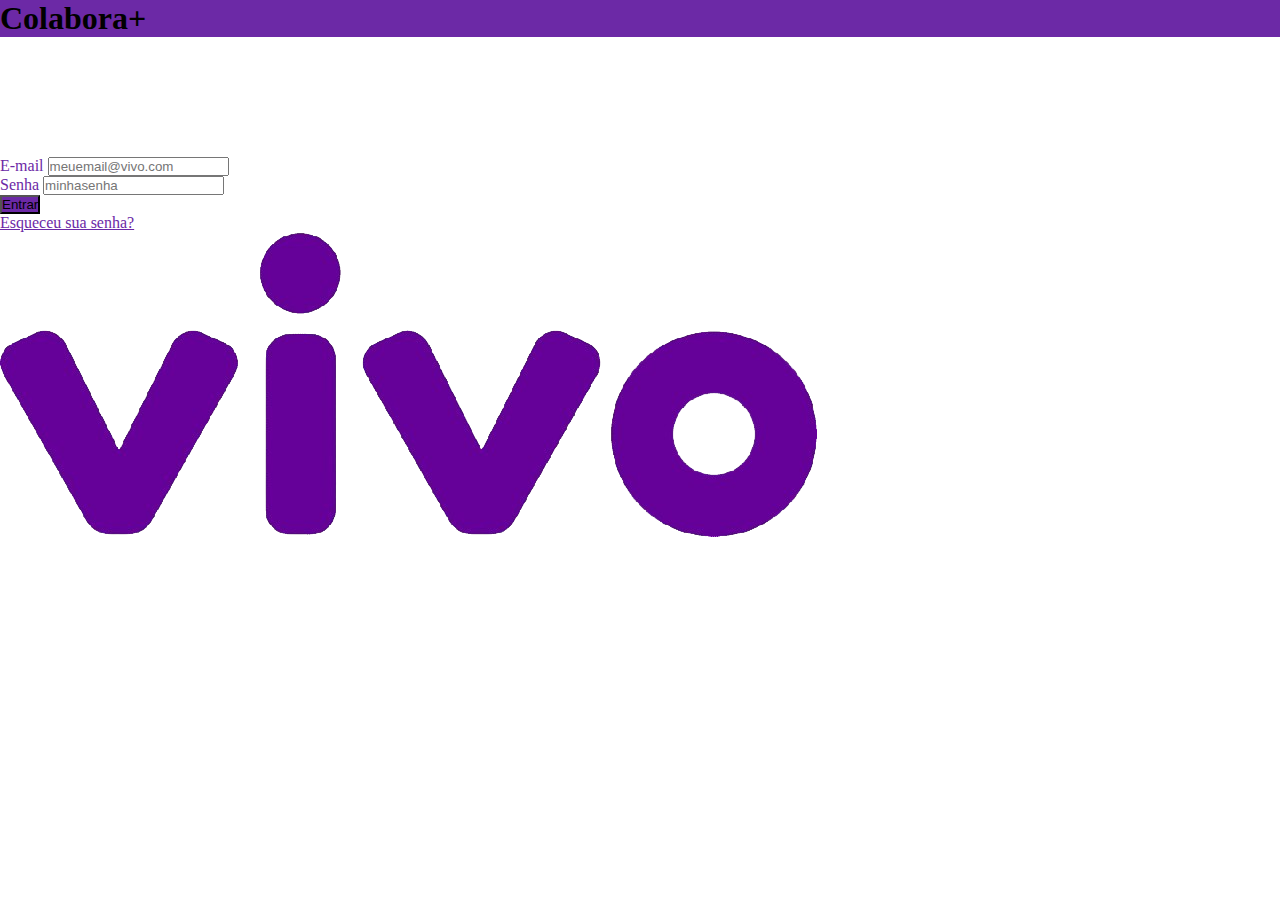
<file: front/index.html>
<!DOCTYPE html>
<html lang="pt-BR">
  <head>
    <meta charset="UTF-8" />
    <meta name="viewport" content="width=device-width, initial-scale=1.0" />
    <title>Colabora Mais</title>

    <!--google fonts-->
    <link rel="preconnect" href="https://fonts.googleapis.com" />
    <link rel="preconnect" href="https://fonts.gstatic.com" crossorigin />
    <link
      href="https://fonts.googleapis.com/css2?family=Lora:ital,wght@0,400..700;1,400..700&display=swap"
      rel="stylesheet"
    />

    <!--chamada para os icones-->
    <link
      rel="stylesheet"
      href="https://cdnjs.cloudflare.com/ajax/libs/font-awesome/6.5.2/css/all.min.css"
      integrity="sha512-SnH5WK+bZxgPHs44uWIX+LLJAJ9/2PkPKZ5QiAj6Ta86w+fsb2TkcmfRyVX3pBnMFcV7oQPJkl9QevSCWr3W6A=="
      crossorigin="anonymous"
      referrerpolicy="no-referrer"
    />

    <!--chamada para o bootstrap-->
    <link
      href="https://cdn.jsdelivr.net/npm/bootstrap@5.2.3/dist/css/bootstrap.min.css"
      rel="stylesheet"
      integrity="sha384-rbsA2VBKQhggwzxH7pPCaAqO46MgnOM80zW1RWuH61DGLwZJEdK2Kadq2F9CUG65"
      crossorigin="anonymous"
    />
    <link rel="stylesheet" href="./css/styles.css" />

    <!--adicionar icone do bonequinho vivo-->
    <link rel="icon" type="image/png" href="./images/boneco-vivo.png">
  </head>
  <body>

    <!--introdução-->
    <div class="container-fluid p-1 min-60vh color-purple text-center">
      <div class="col-12">
        <h1 class="p-3 text-light">Colabora+</h1>
      </div>
    </div>

    <!--form login-->
    <div class="container login col-lg-3">
      <form id="loginForm">
        <div class="mb-3">
          <label for="email" class="form-label fw-bold text-purple"
            >E-mail</label
          >
          <input
            type="email"
            class="form-control bg-light p-2"
            id="email"
            placeholder="meuemail@vivo.com"
          />
        </div>

        <div class="mb-4">
          <label for="senha" class="form-label fw-bold text-purple"
            >Senha</label
          >
          <input
            type="password"
            class="form-control bg-light p-2"
            id="senha"
            placeholder="minhasenha"
          />
        </div>

        <div class="d-grid">
          <button type="submit" class="btn btn-purple text-light p-2">Entrar</button>
        </div>

        <div class="text-center mt-3">
          <a href="#" class="text-decoration-none text-purple"
            >Esqueceu sua senha?</a
          >
        </div>
      </form>
    </div>

<div
          class=" container d-flex gap-4 col-lg-1 col-4 justify-content-center align-items-center my-1"
        >
          <img
            src="./images/logovivo-removebg-preview.png"
            class="img-fluid w-20 mt-5"
            alt="logo next"
          />

          <script src="./js/script.js"></script>

  </body>
</html>
</file>
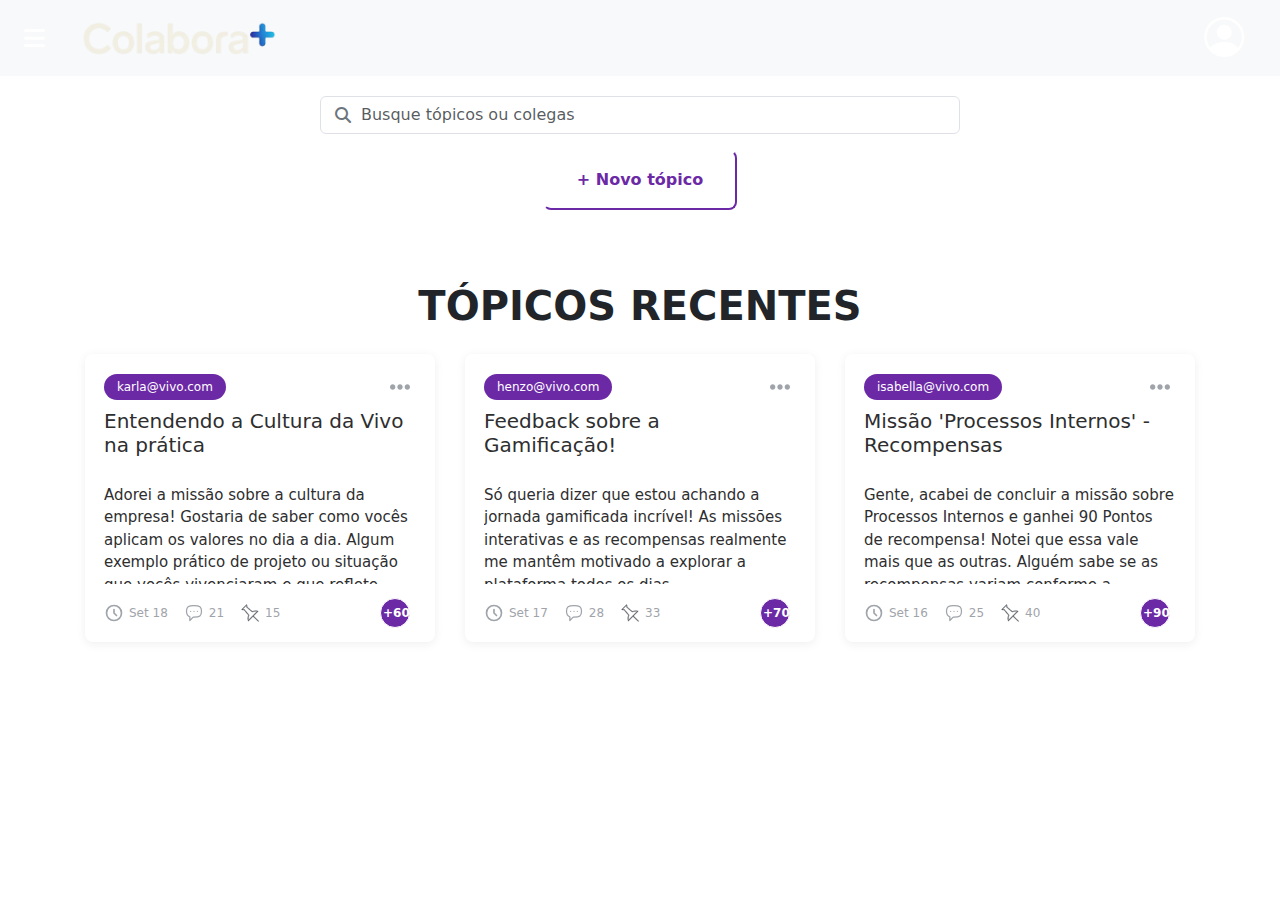
<file: front/forum.html>
<!DOCTYPE html>
<html lang="pt-BR">

<head>
    <meta charset="UTF-8">
    <meta name="viewport" content="width=device-width, initial-scale=1.0">
    <title>Fórum</title>

    <link rel="preconnect" href="https://fonts.googleapis.com" />
    <link rel="preconnect" href="https://fonts.gstatic.com" crossorigin />
    <link href="https://fonts.googleapis.com/css2?family=Lora:ital,wght@0,400..700;1,400..700&display=swap"
        rel="stylesheet" />
    <link rel="stylesheet" href="https://cdnjs.cloudflare.com/ajax/libs/font-awesome/6.5.2/css/all.min.css" />
    <link rel="stylesheet" href="https://cdn.jsdelivr.net/npm/bootstrap-icons@1.11.3/font/bootstrap-icons.min.css">
    <link href="https://cdn.jsdelivr.net/npm/bootstrap@5.2.3/dist/css/bootstrap.min.css" rel="stylesheet" />
    <link rel="stylesheet" href="./css/forum.css" />
    <link rel="icon" type="image/png" href="./images/boneco-vivo.png">
</head>

<body>
    <nav class="navbar bg-body-tertiary fixed-top color-purple">
        <div class="container-fluid">
            <div class="d-flex align-items-center">
                <button class="navbar-toggler border-0" type="button" data-bs-toggle="offcanvas"
                    data-bs-target="#offcanvasNavbar">
                    <i class="fa-solid fa-bars text-white fs-4"></i>
                </button>
                <img src="images/logobr.png" alt="" class="mx-4">
            </div>
            <div class="ms-auto">
                <a href="index.html"><i class="bi bi-person-circle fs-1 text-white pe-4"></i></a>
            </div>
            <div class="offcanvas offcanvas-start" tabindex="-1" id="offcanvasNavbar">
                <div class="offcanvas-header">
                    <h5 class="offcanvas-title fs-3">Colabora+</h5>
                    <button type="button" class="btn-close" data-bs-dismiss="offcanvas" aria-label="Close"></button>
                </div>
                <div class="offcanvas-body">
                    <ul class="navbar-nav justify-content-end flex-grow-1 pe-3 fs-5">
                        <li class="nav-item"><a class="nav-link" href="profile.html"><i class="fa-solid fa-house pe-3"></i>Perfil</a></li>
                        <li class="nav-item"><a class="nav-link" href="missoes.html"><i class="fa-solid fa-ranking-star pe-3"></i>Missões</a></li>
                        <li class="nav-item"><a class="nav-link active" href="forum.html"><i class="fa-solid fa-users-rays pe-3"></i>Fórum</a></li>
                        <li class="nav-item"><a class="nav-link" href="mentoria.html"><i class="fa-solid fa-message pe-3"></i>Mentoria</a></li>
                    </ul>
                </div>
            </div>
        </div>
    </nav>

    <main class="mt-5 pt-5">
        <div class="search">
            <div class="d-flex flex-column align-items-center">
                <form class="w-50 mb-3" role="search">
                    <div class="form-icon-container">
                        <i class="fa-solid fa-magnifying-glass form-icon"></i>
                        <input class="form-control" type="search" placeholder="Busque tópicos ou colegas"
                            aria-label="Search">
                    </div>
                </form>
                <button class="btn btn-novo-topico" id="btn-novo-topico" type="button">+ Novo tópico</button>
            </div>
        </div>

        <div class="container mt-5">
            <div class="mb-4 pt-4 text-center">
                <h1 class="text-uppercase fw-bold">Tópicos recentes</h1>
            </div>

            <div class="row g-4 justify-content-center" id="forum-container">
                <div class="col-12 col-md-6 col-lg-4 d-flex flex-column align-items-center">
                    <div class="task h-100" draggable="true" data-topic-id="1">
                        <div class="tags">
                            <span class="tag">isabella@vivo.com</span>
                        </div>
                        <h5 class="fs-5 pt-2">Missão 'Processos Internos' - Recompensas</h5>
                        <p>Gente, acabei de concluir a missão sobre Processos Internos e ganhei 90 Pontos de recompensa! Notei que essa vale mais que as outras. Alguém sabe se as recompensas variam conforme a complexidade da tarefa?</p>
                        <div class="stats">
                            <div>
                                <div><svg xmlns="http://www.w3.org/2000/svg" fill="none" viewBox="0 0 24 24"><path stroke-linecap="round" stroke-width="2" d="M12 8V12L15 15"></path><circle stroke-width="2" r="9" cy="12" cx="12"></circle></svg>Set 16</div>
                                <div data-stat="comments"><svg xmlns="http://www.w3.org/2000/svg" fill="none" viewBox="0 0 24 24"><path stroke-linejoin="round" stroke-linecap="round" stroke-width="1.5" d="M16 10H16.01M12 10H12.01M8 10H8.01M3 10C3 4.64706 5.11765 3 12 3C18.8824 3 21 4.64706 21 10C21 15.3529 18.8824 17 12 17C11.6592 17 11.3301 16.996 11.0124 16.9876L7 21V16.4939C4.0328 15.6692 3 13.7383 3 10Z"></path></svg>25</div>
                                <div><svg fill="#000000" xmlns:xlink="http://www.w3.org/1999/xlink" xmlns="http://www.w3.org/2000/svg" version="1.1" viewBox="-2.5 0 32 32"><path fill="#000000" d="M0 10.284l0.505 0.36c0.089 0.064 0.92 0.621 2.604 0.621 0.27 0 0.55-0.015 0.836-0.044 3.752 4.346 6.411 7.472 7.060 8.299-1.227 2.735-1.42 5.808-0.537 8.686l0.256 0.834 7.63-7.631 8.309 8.309 0.742-0.742-8.309-8.309 7.631-7.631-0.834-0.255c-2.829-0.868-5.986-0.672-8.686 0.537-0.825-0.648-3.942-3.3-8.28-7.044 0.11-0.669 0.23-2.183-0.575-3.441l-0.352-0.549-8.001 8.001zM1.729 10.039l6.032-6.033c0.385 1.122 0.090 2.319 0.086 2.334l-0.080 0.314 0.245 0.214c7.409 6.398 8.631 7.39 8.992 7.546l-0.002 0.006 0.195 0.058 0.185-0.087c2.257-1.079 4.903-1.378 7.343-0.836l-13.482 13.481c-0.55-2.47-0.262-5.045 0.837-7.342l0.104-0.218-0.098-0.221-0.031 0.013c-0.322-0.632-1.831-2.38-7.498-8.944l-0.185-0.215-0.282 0.038c-0.338 0.045-0.668 0.069-0.981 0.069-0.595 0-1.053-0.083-1.38-0.176z"></path></svg>40</div>
                            </div>
                            <div class="viewer">
                                <span><svg xmlns="http://www.w3.org/2000/svg" fill="none" viewBox="0 0 24 24"><path stroke-width="2" stroke="#ffffff" d="M17 8C17 10.7614 14.7614 13 12 13C9.23858 13 7 10.7614 7 8C7 5.23858 9.23858 3 12 3C14.7614 3 17 5.23858 17 8Z"></path><path stroke-linecap="round" stroke-width="2" stroke="#ffffff" d="M3 21C3.95728 17.9237 6.41998 17 12 17C17.58 17 20.0427 17.9237 21 21"></path></svg></span>
                                <span>+90</span>
                            </div>
                        </div>
                    </div>
                </div>

                </div>
        </div>
    </main>

    <div class="modal fade" id="novoTopicoModal" tabindex="-1" aria-labelledby="novoTopicoModalLabel" aria-hidden="true">
        <div class="modal-dialog modal-dialog-centered">
            <div class="modal-content">
                <div class="modal-header">
                    <h5 class="modal-title" id="novoTopicoModalLabel">Criar Novo Tópico</h5>
                    <button type="button" class="btn-close" data-bs-dismiss="modal" aria-label="Close"></button>
                </div>
                <div class="modal-body">
                    <form id="form-novo-topico">
                        <div class="mb-3">
                            <label for="topico-titulo" class="form-label">Título</label>
                            <input type="text" class="form-control" id="topico-titulo" required>
                        </div>
                        <div class="mb-3">
                            <label for="topico-conteudo" class="form-label">Conteúdo</label>
                            <textarea class="form-control" id="topico-conteudo" rows="5" required></textarea>
                        </div>
                    </form>
                </div>
                <div class="modal-footer">
                    <button type="button" class="btn btn-secondary" data-bs-dismiss="modal">Cancelar</button>
                    <button type="submit" class="btn btn-form" form="form-novo-topico">Publicar</button>
                </div>
            </div>
        </div>
    </div>

    <div class="modal fade" id="detalheTopicoModal" tabindex="-1" aria-labelledby="detalheTopicoModalLabel" aria-hidden="true">
        <div class="modal-dialog modal-dialog-centered modal-lg modal-dialog-scrollable">
            <div class="modal-content">
                <div class="modal-header">
                    <h5 class="modal-title" id="detalheTopicoModalLabel"></h5>
                    <button type="button" class="btn-close" data-bs-dismiss="modal" aria-label="Close"></button>
                </div>
                <div class="modal-body">
                    <p class="text-muted small">por: <span id="modal-topic-author" class="fw-bold"></span></p>
                    <p id="modal-topic-content" class="lead"></p>
                    <hr>
                    <h6 class="fw-bold">Comentários</h6>
                    <div id="modal-topic-comments"></div>
                </div>
                <div class="modal-footer">
                    <form id="form-novo-comentario" class="w-100">
                        <div class="input-group">
                            <textarea id="novo-comentario-texto" class="form-control" placeholder="Adicione seu comentário..." rows="2" required></textarea>
                            <button class="btn btn-form" type="submit">Enviar</button>
                        </div>
                    </form>
                </div>
            </div>
        </div>
    </div>

    <script src="https://cdn.jsdelivr.net/npm/bootstrap@5.3.3/dist/js/bootstrap.bundle.min.js"></script>
    <script src="js/forum.js"></script>
</body>

</html>
</file>
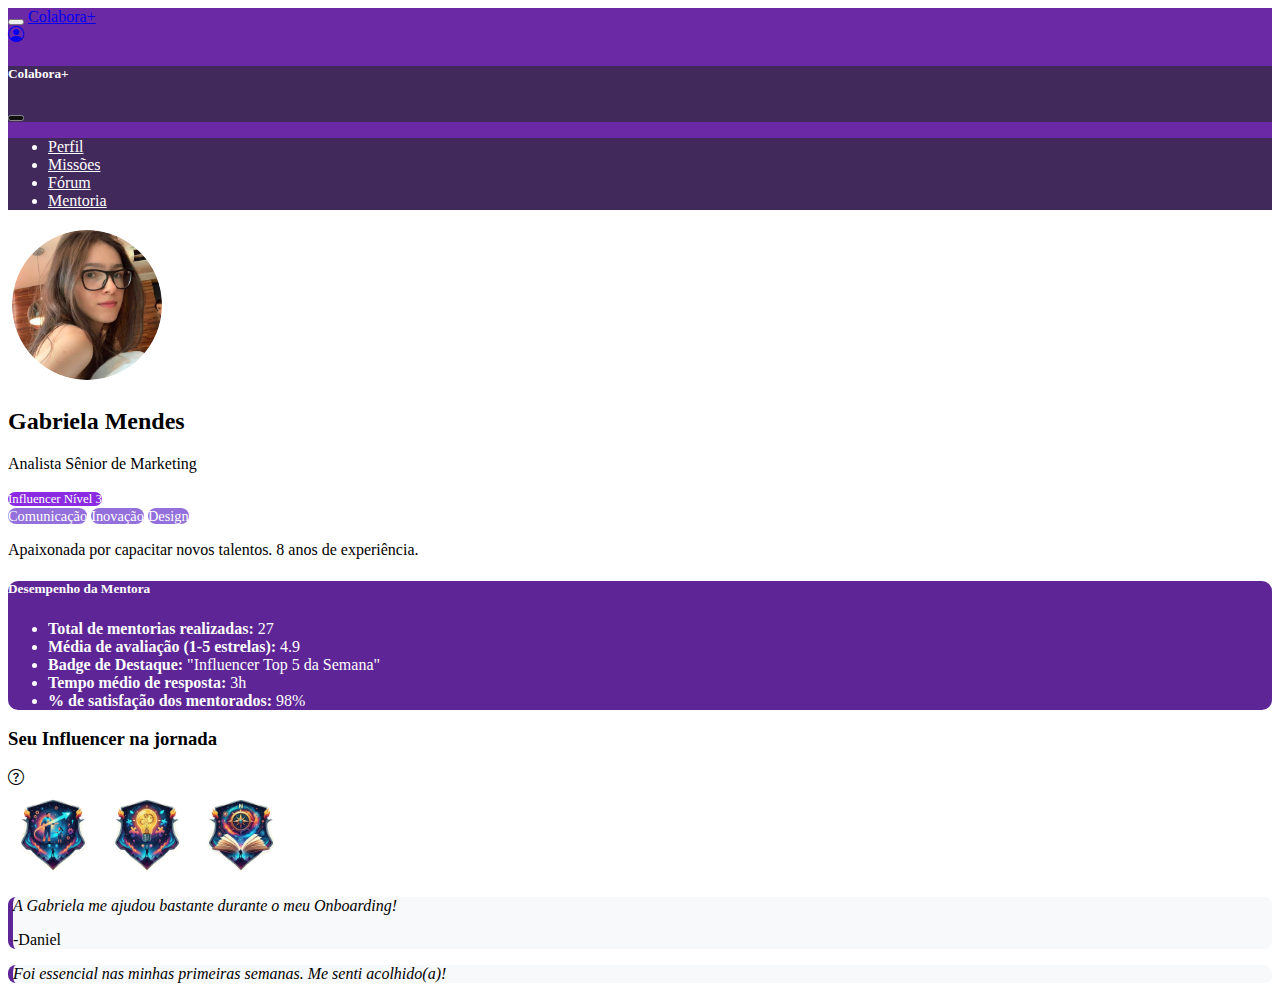
<file: front/mentoria.html>
<!DOCTYPE html>
<html lang="pt-BR">
  <head>
    <meta charset="UTF-8" />
    <meta name="viewport" content="width=device-width, initial-scale=1.0" />
    <title>Minhas missões</title>

    <!--google fonts-->
    <link rel="preconnect" href="https://fonts.googleapis.com" />
    <link rel="preconnect" href="https://fonts.gstatic.com" crossorigin />
    <link
      href="https://fonts.googleapis.com/css2?family=Lora:ital,wght@0,400..700;1,400..700&display=swap"
      rel="stylesheet"
    />

    <!--chamada para os icones-->
    <link
      rel="stylesheet"
      href="https://cdnjs.cloudflare.com/ajax/libs/font-awesome/6.5.2/css/all.min.css"
      integrity="sha512-SnH5WK+bZxgPHs44uWIX+LLJAJ9/2PkPKZ5QiAj6Ta86w+fsb2TkcmfRyVX3pBnMFcV7oQPJkl9QevSCWr3W6A=="
      crossorigin="anonymous"
      referrerpolicy="no-referrer"
    />
    <link
      rel="stylesheet"
      href="https://cdn.jsdelivr.net/npm/bootstrap-icons@1.11.3/font/bootstrap-icons.min.css"
    />

    <!--chamada para o bootstrap-->
    <link
      href="https://cdn.jsdelivr.net/npm/bootstrap@5.2.3/dist/css/bootstrap.min.css"
      rel="stylesheet"
      integrity="sha384-rbsA2VBKQhggwzxH7pPCaAqO46MgnOM80zW1RWuH61DGLwZJEdK2Kadq2F9CUG65"
      crossorigin="anonymous"
    />

    <!--adicionar icone do bonequinho vivo-->

    <link rel="stylesheet" href="./css/mentoria.css" />
  </head>

  <body>
    <!--navbar-->
    <nav class="navbar bg-body-tertiary fixed-top color-purple">
      <div class="container-fluid">
        <!-- Lado esquerdo: menu + texto -->
        <div class="d-flex align-items-center">
          <button
            class="navbar-toggler border-0"
            type="button"
            data-bs-toggle="offcanvas"
            data-bs-target="#offcanvasNavbar"
            aria-controls="offcanvasNavbar"
            aria-label="Toggle navigation"
          >
            <!-- hamburguer branco -->
            <i class="fa-solid fa-bars text-white fs-4"></i>
          </button>
          <a class="navbar-brand ps-3 fs-3 text-white" href="#">Colabora+</a>
        </div>

        <!-- Lado direito: ícone de perfil -->
        <div class="ms-auto">
          <a href="index.html"
            ><i class="bi bi-person-circle fs-1 text-white pe-4"></i
          ></a>
        </div>

        <!-- menu lateral -->
        <div
          class="offcanvas offcanvas-start"
          tabindex="-1"
          id="offcanvasNavbar"
          aria-labelledby="offcanvasNavbarLabel"
        >
          <div class="offcanvas-header">
            <h5 class="offcanvas-title fs-3" id="offcanvasNavbarLabel">
              Colabora+
            </h5>
            <button
              type="button"
              class="btn-close"
              data-bs-dismiss="offcanvas"
              aria-label="Close"
            ></button>
          </div>
          <div class="offcanvas-body">
            <ul class="navbar-nav justify-content-end flex-grow-1 pe-3 fs-5">
              <li class="nav-item">
                <a class="nav-link active" href="profile.html"
                  ><i class="fa-solid fa-house pe-3"></i>Perfil</a
                >
              </li>
              <li class="nav-item">
                <a class="nav-link active" href="missoes.html"
                  ><i class="fa-solid fa-ranking-star pe-3"></i>Missões</a
                >
              </li>
              <li class="nav-item">
                <a class="nav-link active" href="#"
                  ><i class="fa-solid fa-users-rays pe-3"></i>Fórum</a
                >
              </li>
              <li class="nav-item">
                <a class="nav-link active" href="#"
                  ><i class="fa-solid fa-message pe-3"></i>Mentoria</a
                >
              </li>
            </ul>
          </div>
        </div>
      </div>
    </nav>
    <!--fim navbar-->

    <div class="container mt-5">
      <div class="row g-4">
        <div class="col-lg-6">
          <div class="card p-4 shadow-sm h-100">
            <div class="d-flex align-items-center mb-4">
              <img
                src="images/carla.png"
                alt="Gabriela Mendes"
                class="profile-img me-4"
              />
              <div>
                <h2 class="h4 fw-bold">Gabriela Mendes</h2>
                <p class="text-muted mb-1">Analista Sênior de Marketing</p>
                <span class="badge-influencer p-2">Influencer Nível 3</span>
              </div>
            </div>

            <div class="d-flex flex-wrap mb-3 gap-2">
              <span class="tag p-2">Comunicação</span>
              <span class="tag p-2">Inovação</span>
              <span class="tag p-2">Design</span>
            </div>

            <div class="card p-3 mb-4">
              <p class="mb-0">
                Apaixonada por capacitar novos talentos. 8 anos de experiência.
              </p>
            </div>

            <div class="stats-card mt-auto">
              <h5 class="mb-3">Desempenho da Mentora</h5>
              <ul class="list-unstyled mb-0">
                <li><strong>Total de mentorias realizadas:</strong> 27</li>
                <li><strong>Média de avaliação (1-5 estrelas):</strong> 4.9</li>
                <li>
                  <strong>Badge de Destaque:</strong> "Influencer Top 5 da
                  Semana"
                </li>
                <li><strong>Tempo médio de resposta:</strong> 3h</li>
                <li><strong>% de satisfação dos mentorados:</strong> 98%</li>
              </ul>
            </div>
          </div>
        </div>

        <div class="col-lg-6">
          <div class="d-flex flex-column h-100">
            <div class="card p-4 mb-4 shadow-sm">
              <div
                class="d-flex justify-content-between align-items-center mb-3"
              >
                <h3 class="h5 fw-bold mb-0">Seu Influencer na jornada</h3>
                <i class="bi bi-question-circle text-muted"></i>
              </div>
              <div class="influencer-badges">
                <img src="images/conquista05.png" alt="Badge 1" />
                <img src="images/conquista08.png" alt="Badge 2" />
                <img src="images/conquista03.png" alt="Badge 3" />
              </div>
            </div>

            <div
              class="quote-card shadow-sm flex-grow-1 d-flex flex-column justify-content-center"
            >
              <p class="quote-text lead mb-0">
                A Gabriela me ajudou bastante durante o meu Onboarding!
              </p>
              <p class="quote-author mt-2">-Daniel</p>
            </div>

            <div
              class="quote-card shadow-sm mt-3 flex-grow-1 d-flex flex-column justify-content-center"
            >
              <p class="quote-text lead mb-0">
                Foi essencial nas minhas primeiras semanas. Me senti
                acolhido(a)!
              </p>
            </div>
          </div>
        </div>
      </div>
    </div>

    <script src="https://cdn.jsdelivr.net/npm/bootstrap@5.3.3/dist/js/bootstrap.bundle.min.js"></script>
    <script src="js/script.js"></script>
  </body>
</html>
</file>
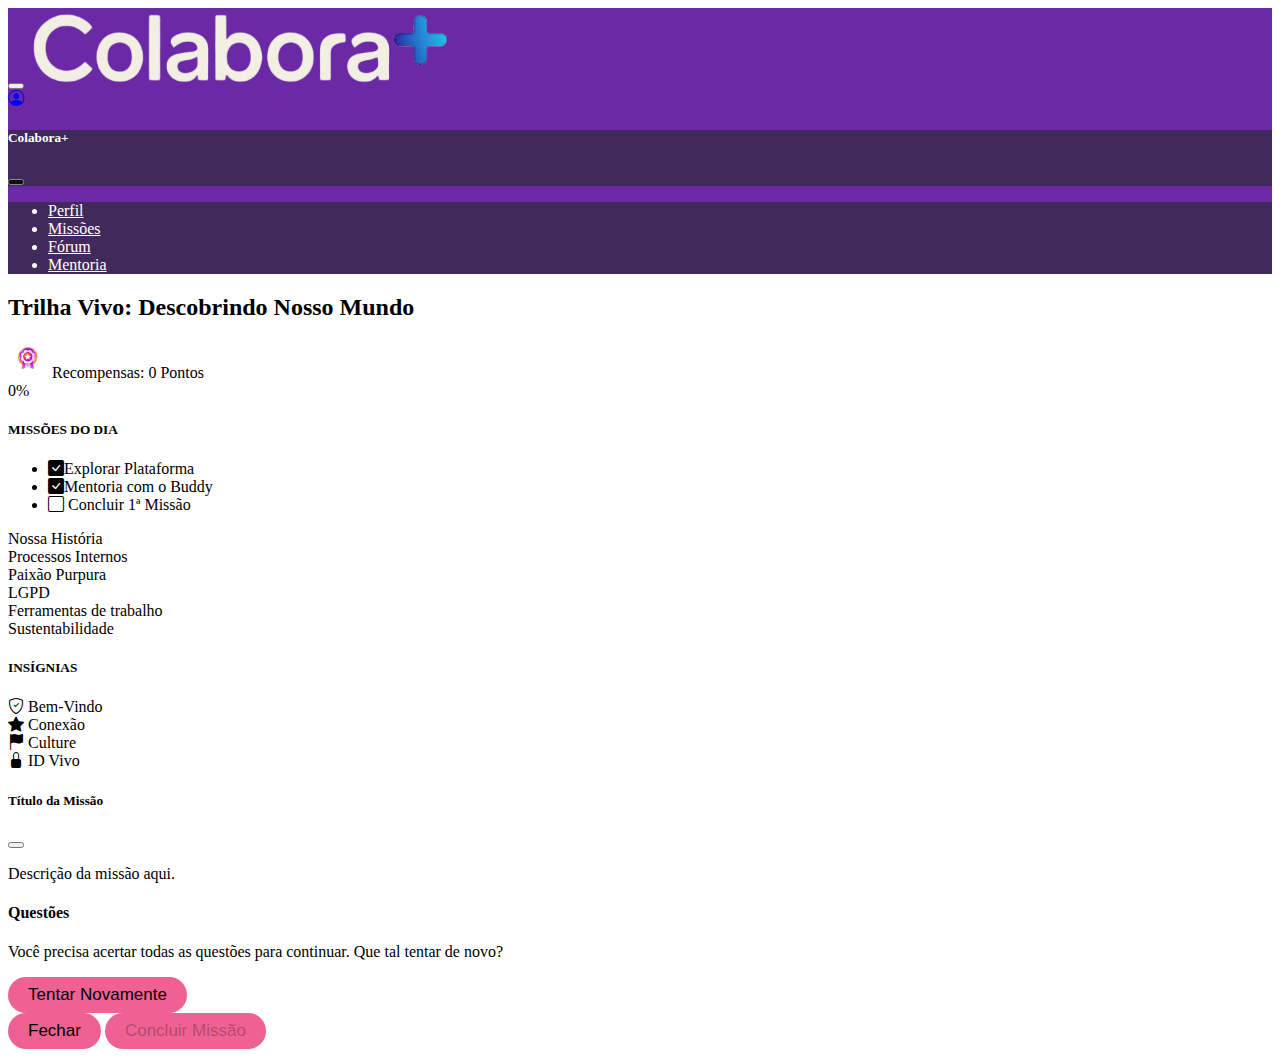
<file: front/missoes.html>
<!DOCTYPE html>
<html lang="pt-BR">

<head>
    <meta charset="UTF-8">
    <meta name="viewport" content="width=device-width, initial-scale=1.0">
    <title>Minhas missões</title>

    <!--google fonts-->
    <link rel="preconnect" href="https://fonts.googleapis.com" />
    <link rel="preconnect" href="https://fonts.gstatic.com" crossorigin />
    <link href="https://fonts.googleapis.com/css2?family=Lora:ital,wght@0,400..700;1,400..700&display=swap"
        rel="stylesheet" />

    <!--chamada para os icones-->
    <link rel="stylesheet" href="https://cdnjs.cloudflare.com/ajax/libs/font-awesome/6.5.2/css/all.min.css"
        integrity="sha512-SnH5WK+bZxgPHs44uWIX+LLJAJ9/2PkPKZ5QiAj6Ta86w+fsb2TkcmfRyVX3pBnMFcV7oQPJkl9QevSCWr3W6A=="
        crossorigin="anonymous" referrerpolicy="no-referrer" />
    <link rel="stylesheet" href="https://cdn.jsdelivr.net/npm/bootstrap-icons@1.11.3/font/bootstrap-icons.min.css">


    <!--chamada para o bootstrap-->
    <link href="https://cdn.jsdelivr.net/npm/bootstrap@5.2.3/dist/css/bootstrap.min.css" rel="stylesheet"
        integrity="sha384-rbsA2VBKQhggwzxH7pPCaAqO46MgnOM80zW1RWuH61DGLwZJEdK2Kadq2F9CUG65" crossorigin="anonymous" />
    
    <!--css-->
    <link rel="stylesheet" href="./css/missoes.css" />

    <!--adicionar icone do bonequinho vivo-->
    <link rel="icon" type="image/png" href="./images/boneco-vivo.png">

</head>

<body>
    <!--navbar-->
    <nav class="navbar bg-body-tertiary fixed-top color-purple">
        <div class="container-fluid">
            <!-- Lado esquerdo: menu + texto -->
            <div class="d-flex align-items-center">
                <button class="navbar-toggler border-0" type="button" data-bs-toggle="offcanvas"
                    data-bs-target="#offcanvasNavbar" aria-controls="offcanvasNavbar" aria-label="Toggle navigation">
                    <!-- hamburguer branco -->
                    <i class="fa-solid fa-bars text-white fs-4"></i>
                </button>

                <img src="images/logobr.png" alt="" class="mx-4">
            </div>

            <!-- Lado direito: ícone de perfil -->
            <div class="ms-auto">
                <a href="index.html"><i class="bi bi-person-circle fs-1 text-white pe-4"></i></a>
            </div>

            <!-- menu lateral -->
            <div class="offcanvas offcanvas-start" tabindex="-1" id="offcanvasNavbar"
                aria-labelledby="offcanvasNavbarLabel">
                <div class="offcanvas-header">
                    <h5 class="offcanvas-title fs-3 " id="offcanvasNavbarLabel">Colabora+</h5>
                    <button type="button" class="btn-close" data-bs-dismiss="offcanvas" aria-label="Close"></button>
                </div>
                <div class="offcanvas-body">
                    <ul class="navbar-nav justify-content-end flex-grow-1 pe-3 fs-5 ">
                        <li class="nav-item"><a class="nav-link active" href="profile.html"><i
                                    class="fa-solid fa-house pe-3"></i>Perfil</a></li>
                        <li class="nav-item"><a class="nav-link active" href="missoes.html"><i
                                    class="fa-solid fa-ranking-star pe-3"></i>Missões</a></li>
                        <li class="nav-item"><a class="nav-link active" href="forum.html"><i
                                    class="fa-solid fa-users-rays pe-3"></i>Fórum</a></li>
                        <li class="nav-item"><a class="nav-link active" href="mentoria.html"><i
                                    class="fa-solid fa-message pe-3"></i>Mentoria</a></li>
                    </ul>
                </div>
            </div>
        </div>
    </nav>
    <!--fim navbar-->

    <!--seção missões-->
    <main class="container-main pt5 mt-5">
        <div class="container-fluid vh-100 p-3 p-md-4 p-lg-5 d-flex flex-column">
            <!--título-->    
        <header class="d-flex justify-content-around align-items-center mb-4">
            <h2 class="h4">Trilha Vivo: <span class="fw-light">Descobrindo Nosso Mundo</span></h2>
            <div class="reward-box">
                <img src="./images/conquista1.png" alt="Icone de Recompensas" class="img-fluid"style="max-width:40px;"> 
                Recompensas: <span id="points">0</span> Pontos</div>
        </header>

        <div class="row g-4 flex-grow-1">
            <div class="col-12 col-lg-3">
                <div class="main-panel left-panel">
                    <div class="progress-container">
                        <div class="progress-circle">
                            <span id="progress-text">0%</span>
                        </div>
                    </div>
                    <div class="missions-day">
                        <h5 class="mb-3">MISSÕES DO DIA</h5>
                        <ul class="list-unstyled">
                            <li><i class="bi bi-check-square-fill"></i>Explorar Plataforma</li>
                            <li><i class="bi bi-check-square-fill"></i>Mentoria com o Buddy</li>
                            <li><i class="bi bi-square"></i> Concluir 1ª Missão</li>
                        </ul>
                    </div>
                </div>
            </div>

            <div class="col-12 col-lg-6">
                <div class="main-panel trail-map-container">
                    <div id="trail-map" class="trail-map">
                        <div class="node-wrapper" style="grid-area: 1 / 2;">
                            <div class="node is-active" id="node-1">Nossa História</div>
                        </div>
                        <div class="node-wrapper" style="grid-area: 2 / 1; --connector-from: top;">
                            <div class="node is-locked" id="node-2" data-requires="node-1">Processos Internos</div>
                        </div>
                        <div class="node-wrapper" style="grid-area: 2 / 3; --connector-from: top;">
                            <div class="node is-locked" id="node-3" data-requires="node-1">Paixão Purpura</div>
                        </div>
                        <div class="node-wrapper" style="grid-area: 3 / 2; --connector-from: top;">
                            <div class="node is-locked" id="node-4" data-requires="node-2,node-3">LGPD</div>
                        </div>
                        <div class="node-wrapper" style="grid-area: 4 / 1; --connector-from: top;">
                            <div class="node is-locked" id="node-5" data-requires="node-4">Ferramentas de trabalho</div>
                        </div>
                        <div class="node-wrapper" style="grid-area: 4 / 3; --connector-from: top;">
                            <div class="node is-locked" id="node-6" data-requires="node-4">Sustentabilidade</div>
                        </div>
                    </div>
                </div>
            </div>

            <div class="col-12 col-lg-3">
                <div class="main-panel right-panel">
                    <h5 class="mb-3">INSÍGNIAS</h5>
                    <div class="badges-container">
                        <div class="badge-item is-unlocked">
                            <i class="bi bi-shield-check"></i>
                            <span>Bem-Vindo</span>
                        </div>
                        <div class="badge-item is-unlocked">
                            <i class="bi bi-star-fill"></i>
                            <span>Conexão</span>
                        </div>
                        <div class="badge-item is-unlocked">
                            <i class="bi bi-flag-fill me-2"></i>
                            <span>Culture</span>
                        </div>
                        <div class="badge-item is-locked">
                            <i class="bi bi-lock-fill"></i>
                            <span>ID Vivo</span>
                        </div>
                    </div>
                </div>
            </div>
        </div>
    </div>

    <div class="modal fade" id="missionModal" tabindex="-1" aria-labelledby="missionModalLabel" aria-hidden="true">
        <div class="modal-dialog modal-dialog-centered modal-xl">
            <div class="modal-content">
                <div class="modal-header">
                    <h5 class="modal-title" id="missionModalLabel">
                        <i class="fa-solid fa-plus"></i>
                        <span id="missionTitle">Título da Missão</span>
                    </h5>
                    <button type="button" class="btn-close" data-bs-dismiss="modal" aria-label="Close"></button>
                </div>
                <div class="modal-body">
                    <div class="row g-4">
                        <div class="col-lg-6">
                            <p id="missionDescription">Descrição da missão aqui.</p>
                            <div class="ratio ratio-16x9" id="missionMedia"></div>
                        </div>
                        <div class="col-lg-6">
                            <h4>Questões</h4>
                            <div id="missionQuestions"></div>
                            

                        <div id="missionFeedback" class="mt-3 d-none">
                            <div class="feedback-box text-cente">
                                <p class="mb-2">Você precisa acertar todas as questões para continuar. Que tal tentar de novo?</p>
                                <button id="retryBtn" class="btn btn-primary">Tentar Novamente</button>
                            </div>
                        </div>

                        </div>
                    </div>
                </div>
                <div class="modal-footer">
                    <button type="button" class="btn btn-secondary" data-bs-dismiss="modal">Fechar</button>
                    <button type="button" class="btn btn-primary" id="completeMissionBtn" disabled>Concluir Missão</button>
                </div>
            </div>
        </div>
    </div>
    </div>
</main>
    <!--fim seção missões-->



    <script src="https://cdn.jsdelivr.net/npm/bootstrap@5.3.3/dist/js/bootstrap.bundle.min.js"></script>
    <script src="./js/missoes.js"></script>
</body>

</html>
</file>
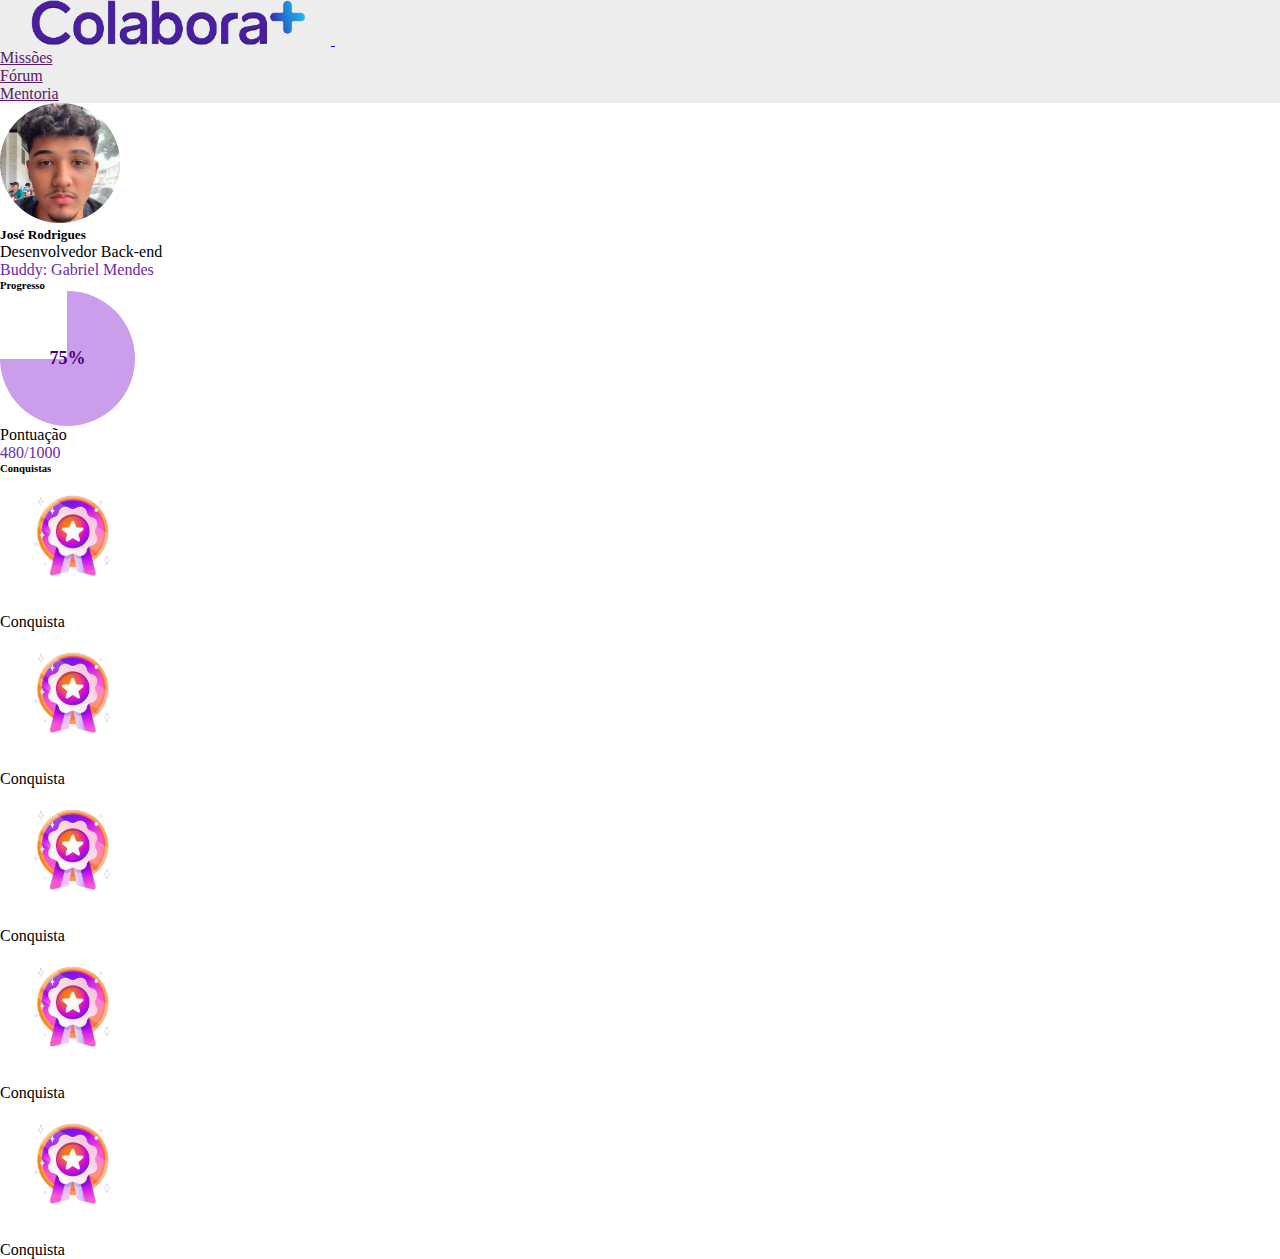
<file: front/profile.html>
<!DOCTYPE html>
<html lang="pt-BR">
  <head>
    <meta charset="UTF-8" />
    <meta name="viewport" content="width=device-width, initial-scale=1.0" />
    <title>Colabora Mais</title>

    <!--google fonts-->
    <link rel="preconnect" href="https://fonts.googleapis.com" />
    <link rel="preconnect" href="https://fonts.gstatic.com" crossorigin />
    <link
      href="https://fonts.googleapis.com/css2?family=Lora:ital,wght@0,400..700;1,400..700&display=swap"
      rel="stylesheet"
    />

    <!--chamada para os icones-->
    <link
      rel="stylesheet"
      href="https://cdnjs.cloudflare.com/ajax/libs/font-awesome/6.5.2/css/all.min.css"
      integrity="sha512-SnH5WK+bZxgPHs44uWIX+LLJAJ9/2PkPKZ5QiAj6Ta86w+fsb2TkcmfRyVX3pBnMFcV7oQPJkl9QevSCWr3W6A=="
      crossorigin="anonymous"
      referrerpolicy="no-referrer"
    />

    <!--chamada para o bootstrap-->
    <link
      href="https://cdn.jsdelivr.net/npm/bootstrap@5.2.3/dist/css/bootstrap.min.css"
      rel="stylesheet"
      integrity="sha384-rbsA2VBKQhggwzxH7pPCaAqO46MgnOM80zW1RWuH61DGLwZJEdK2Kadq2F9CUG65"
      crossorigin="anonymous"
    />
    <link rel="stylesheet" href="./css/styles.css" />
  </head>

  <body>
    
    <!-- Cabeçalho -->
    <nav class="navbar navbar-dark navbar-expand-lg color-grey">
      <div class="container p-2">

        <a class="navbar-brand d-flex align-items-start text-light" href="#"
          ><img
            src="./images/colaboraVivo2-removebg-preview.png"
            alt="Logo"
            width="30"
            height="30"
            class="">

        <button
          class="navbar-toggler collapsed"
          type="button"
          data-bs-toggle="collapse"
          data-bs-target="#navbarSupportedContent"
          aria-controls="navbarSupportedContent"
          aria-expanded="false"
          aria-label="Toggle navigation"
        >
          <span class="navbar-toggler-icon"></span>
        </button>
        <div class="collapse navbar-collapse" id="navbarSupportedContent">
          <ul class="navbar-nav ms-auto mb-2 mb-lg-0">
            <li class="nav-item">
              <a class="nav-link text-dark" href="#robo">Missões</a>
            </li>
            <li class="nav-item">
              <a class="nav-link text-dark" href="#diferenciais"
                >Fórum</a
              >
            </li>
            <li class="nav-item">
              <a class="nav-link text-dark" href="#desenvolvimento">Mentoria</a>
            </li>
            
          </ul>
        </div>
      </div>
    </nav>

    

    <main class="container text-center mt-4">
      <!-- Foto e nome -->
      <img
        src="./images/isaac.png"
        alt="Foto do Colaborador"
        class="rounded-circle mb-3"
        width="120"
        height="120"
      />
      <h5 class="fw-bold">José Rodrigues</h5>
      <p class="mb-0 text-muted">Desenvolvedor Back-end</p>
      <p class="text-purple">Buddy: Gabriel Mendes</p>

      <div class="container d-flex gap-5  justify-content-center">
        <!-- Progresso -->
      <div class="card col-lg-6 shadow-sm border-0 p-3 mt-4">
        <h6 class="fw-bold text-start">Progresso</h6>
        <div class="d-flex justify-content-around align-items-center mt-2">
          <!-- Gráfico de progresso -->
          <div class="progress-circle ">
            <span>75%</span>
          </div>
          <!-- Pontuação -->
          <div>
            <p class="fw-bold">Pontuação</p>
            <p class="text-purple">480/1000</p>
          </div>
        </div>
      </div>

      <!-- Conquistas -->
      <div class="card col-lg-6 shadow-sm border-0 p-3 mt-4">
        <h6 class="fw-bold text-start">Conquistas</h6>
        <div class="conquistas d-flex flex-row overflow-auto">
            <div class="">
                <img src="./images/image-removebg-preview (2).png" class="rounded m-1" alt="Conquista 4"/>
                <p> Conquista</p>
            </div>
            <div class="">
                <img src="./images/image-removebg-preview (2).png" class="rounded m-1" alt="Conquista 4"/>
                <p> Conquista</p>
            </div>
            <div class="">
                <img src="./images/image-removebg-preview (2).png" class="rounded m-1" alt="Conquista 4"/>
                <p> Conquista</p>
            </div>
            <div class="">
                <img src="./images/image-removebg-preview (2).png" class="rounded m-1" alt="Conquista 4"/>
                <p> Conquista</p>
            </div>
            <div class="">
                <img src="./images/image-removebg-preview (2).png" class="rounded m-1" alt="Conquista 4"/>
                <p> Conquista</p>
            </div>
          
        </div>
      </div>


      </div>

      
    </main>

    <script src="https://cdn.jsdelivr.net/npm/bootstrap@5.3.3/dist/js/bootstrap.bundle.min.js"></script>
  </body>
</html>
</file>
<file: front/css/styles.css>
* {
  margin: 0;
  padding: 0;
  box-sizing: border-box;
}

.navbar img{
    width: auto;
    height: 5vh;
}

.color-purple{
  background-color: #6c29a6;
}

.color-grey{
  background-color: #ededed;
}

.text-purple{
    color: #6c29a6;
}

.btn-purple{
    background-color: #6c29a6;
}

.btn:hover{
    background-color: #4c2889;
}

.login {
  margin-top: 120px;
}

/* Navbar custom */
  .navbar-nav .nav-link {
    position: relative;
    color: #591b62 !important; /* cor padrão */
    font-weight: 500;
    transition: all 0.3s ease; /* suaviza as animações */
  }

  /* Cor e crescimento no hover */
  .navbar-nav .nav-link:hover {
    color: #906bd6 !important; /* roxo do Bootstrap */
    transform: scale(1.1); /* cresce um pouco */
  }

  /* underline animado */
  .navbar-nav .nav-link::after {
    content: "";
    position: absolute;
    left: 0;
    bottom: -4px;
    width: 0%;
    height: 2px;
    background-color: #6f42c1; /* cor da linha */
    transition: width 0.3s ease;
  }

  .navbar-nav .nav-link:hover::after {
    width: 100%; /* aparece no hover */
  }

  /* Item ativo (ex: página atual) */
  .navbar-nav .nav-link.active {
    color: #6f42c1;
    font-weight: bold;
  }

  /*nav-bar da Isa  */
  /* Estilização do menu lateral (offcanvas) */
.offcanvas-header, .offcanvas-body{
    background-color: #42295c;
    color: #ffffff;
}

.nav-item{
    color: #ffffff;
}

.offcanvas,
.offcanvas .offcanvas-body,
.offcanvas .nav-link,
.offcanvas .nav-link i {
    color: white !important;
}

.offcanvas .btn-close {
  filter: invert(1); /* deixa o ícone branco */
  opacity: 1;        /* mantém ele visível */
}

/*botão do menu */
.navbar-toggler:focus,
.navbar-toggler:active,
.btn:focus,
.btn:active {
    outline: none !important;
    box-shadow: none !important;
}

/* Círculo de progresso simples (mock) */
.progress-circle {
  width: 15vh;
  height: 15vh;
  border-radius: 50%;
  background: conic-gradient(#ca9eea 75%, #ffffff 0);
  display: flex;
  align-items: center;
  justify-content: center;
  font-weight: bold;
  color: #4B0082;
  font-size: 18px;
}

/* Área de conquistas com rolagem lateral */
.conquistas {
  overflow-x: auto;
  white-space: nowrap;
  scrollbar-width: thin;
}

.conquistas img {
  flex: auto;
  width: auto;
  height: 15vh;
  object-fit: cover;
}

.badge-img {
  
  transition: transform 0.3s ease;
  cursor: pointer;
}

.badge-img:hover {
  transform: scale(1.2);
}
</file>
<file: front/css/forum.css>
.color-purple{
    background-color: #6c29a6;
}
/* Estilização do menu lateral (offcanvas) */
.offcanvas-header, .offcanvas-body{
    background-color: #42295c;
    color: #ffffff;
}

.nav-item{
    color: #ffffff;
}

.offcanvas,
.offcanvas .offcanvas-body,
.offcanvas .nav-link,
.offcanvas .nav-link i {
    color: white !important;
}

.offcanvas .btn-close {
  filter: invert(1); /* deixa o ícone branco */
  opacity: 1;        /* mantém ele visível */
}

.navbar-nav .nav-link {
    position: relative;
    font-weight: 500;
    transition: all 0.3s ease; /* suaviza as animações */
}


  /* Cor e crescimento no hover */
.navbar-nav .nav-link:hover {
    color: #ab90dd !important; /* roxo do Bootstrap */
    transform: scale(1.0); /* cresce um pouco */
}

.navbar img{
    height: 4vh;
}

/*botão do menu */
.navbar-toggler:focus,
.navbar-toggler:active,
.btn:focus,
.btn:active {
    outline: none !important;
    box-shadow: none !important;
}

/*search*/
.form-icon-container {
    position: relative; /* Necessário para posicionar o ícone dentro dele */
}

.form-icon {
    position: absolute; /* Posição absoluta em relação ao container */
    top: 50%;
    left: 15px; 
    transform: translateY(-50%); /* Alinha o ícone verticalmente no centro */
    color: #6c757d; /* Cor cinza para o ícone, ajuste se necessário */
}

/* Adiciona um espaço à esquerda no input para o texto não ficar sobre o ícone */
.form-icon-container .form-control {
    padding-left: 40px; 
}

.form-control:focus {
    border-color: #9370DB; 
    box-shadow: 0 0 0 0.25rem rgba(147, 112, 219, 0.25); 
}

.btn-novo-topico {
    padding: 1rem 2rem;
    font-weight: 700;
    background: rgb(255, 255, 255);
    color: #6c29a6;
    cursor: pointer;
    border-radius: 0.5rem;
    border-bottom: 2px solid #6c29a6;
    border-right: 2px solid #6c29a6;
    border-top: 2px solid white;
    border-left: 2px solid white;
    transition-duration: 1s;
    transition-property: border-top, border-left, border-bottom, border-right,
    box-shadow;
}

.btn-novo-topico:hover {
    color: #6c29a6;
    background: rgb(255, 255, 255);
    border-top: 2px solid #6c29a6;
    border-left: 2px solid #6c29a6;
    border-bottom: 2px solid rgb(238, 103, 238);
    border-right: 2px solid rgb(238, 103, 238);
    box-shadow: rgba(240, 46, 170, 0.4) 5px 5px, rgba(240, 46, 170, 0.3) 10px 10px,
    rgba(240, 46, 170, 0.2) 15px 15px;
    background: rgb(255, 255, 255);
}

.btn-form{
    background-color: #6c29a6;
    border-color: #6c29a6;
    color: #ffffff;
}

.btn-form:hover{
    border-radius: 2px solid #5a238f;
    border-color: #5a238f;
    color: #5a238f;
}

/*card teste*/
.task {
    display: flex;
    flex-direction: column;
    position: relative;
    color: #2e2e2f;
    cursor: pointer;
    background-color: #fff;
    padding: 1rem;
    border-radius: 8px;
    box-shadow: rgba(99, 99, 99, 0.1) 0px 2px 8px 0px;
    margin-bottom: 1rem;
    border: 3px dashed transparent;
    width: 100%;
    max-width: 350px;
    height: 100%; 
}

.task:hover {
    box-shadow: rgba(99, 99, 99, 0.3) 0px 2px 8px 0px;
    border-color: rgba(162, 179, 207, 0.2) !important;
}

/* ---- INÍCIO DA CORREÇÃO NO CARD ---- */
.task p {
    font-size: 15px;
    margin: 1.2rem 0;
    flex-grow: 1;

    /* Garante a quebra de linha e esconde o excesso */
    word-wrap: break-word; /* Quebra palavras longas */
    overflow: hidden;      /* Esconde o que passar da altura máxima */
    max-height: 100px;     /* Altura máxima para o texto (aprox. 4-5 linhas) */
}
/* ---- FIM DA CORREÇÃO NO CARD ---- */

.tag {
    border-radius: 100px;
    padding: 4px 13px;
    font-size: 12px;
    color: #ffffff;
    background-color: #6c29a6;
}

.tags {
    width: 100%;
    display: flex;
    align-items: center;
    justify-content: space-between;
}

.options {
    background: transparent;
    border: 0;
    color: #c4cad3;
    font-size: 17px;
}

.options svg {
    fill: #9fa4aa;
    width: 20px;
}

.stats {
    position: relative;
    width: 100%;
    color: #9fa4aa;
    font-size: 12px;
    display: flex;
    align-items: center;
    justify-content: space-between;
}

.stats div {
    margin-right: 1rem;
    height: 20px;
    display: flex;
    align-items: center;
    cursor: pointer;
}

.stats svg {
    margin-right: 5px;
    height: 100%;
    stroke: #9fa4aa;
}

.viewer span {
    height: 30px;
    width: 30px;
    background-color: #6c29a6;
    margin-right: -10px;
    border-radius: 50%;
    border: 1px solid #fff;
    display: grid;
    align-items: center;
    text-align: center;
    font-weight: bold;
    color: #fff;
    padding: 2px;
}

.viewer span svg {
    stroke: #fff;
}

/* ---- INÍCIO DA CORREÇÃO NO MODAL ---- */
#modal-topic-content {
    white-space: normal;      /* Permite a quebra de linha */
    word-wrap: break-word;    /* Quebra palavras longas para evitar scroll horizontal */
}
/* ---- FIM DA CORREÇÃO NO MODAL ---- */
</file>
<file: front/css/mentoria.css>
.color-purple {
  background-color: #6c29a6;
}

.rec-text {
  color: #6d6969;
}

/* Estilização do menu lateral (offcanvas) */
.offcanvas-header,
.offcanvas-body {
  background-color: #42295c;
  color: #ffffff;
}

.nav-item {
  color: #ffffff;
}

.offcanvas,
.offcanvas .offcanvas-body,
.offcanvas .nav-link,
.offcanvas .nav-link i {
  color: white !important;
}

.offcanvas .btn-close {
  filter: invert(1); /* deixa o ícone branco */
  opacity: 1; /* mantém ele visível */
}

.navbar-nav .nav-link {
  position: relative;
  font-weight: 500;
  transition: all 0.3s ease; /* suaviza as animações */
}

/* Cor e crescimento no hover */
.navbar-nav .nav-link:hover {
  color: #ab90dd !important; /* roxo do Bootstrap */
  transform: scale(1); /* cresce um pouco */
}

/*botão do menu */
.navbar-toggler:focus,
.navbar-toggler:active,
.btn:focus,
.btn:active {
  outline: none !important;
  box-shadow: none !important;
}

.profile-header {
  background-color: #e6e6fa;
  border-radius: 10px;
}

.profile-img {
  width: 150px;
  height: 150px;
  border-radius: 50%;
  object-fit: cover;
  border: 4px solid #fff;
}

.badge-influencer {
  background-color: #8a2be2;
  color: white;
  border-radius: 15px;
  font-size: 0.8em;
}

.influencer-badges img {
  flex: auto;
  width: auto;
  height: 10vh;
  object-fit: cover;
}


.tag {
  background-color: #9370db;
  color: white;
  border-radius: 20px;
  font-size: 0.9em;
}

.stats-card {
  background-color: #5d2595;
  color: white;
  border-radius: 10px;
}

.quote-card {
  background-color: #f8f9fa;
  border-left: 5px solid #5d2595;
  border-radius: 8px;

}

.quote-text {
  font-style: italic;
}
</file>
<file: front/css/missoes.css>
.color-purple{
    background-color: #6c29a6;
}

.rec-text{
    color: #6d6969;
}

/* Estilização do menu lateral (offcanvas) */
.offcanvas-header, .offcanvas-body{
    background-color: #42295c;
    color: #ffffff;
}

.nav-item{
    color: #ffffff;
}

.offcanvas,
.offcanvas .offcanvas-body,
.offcanvas .nav-link,
.offcanvas .nav-link i {
    color: white !important;
}

.offcanvas .btn-close {
  filter: invert(1); /* deixa o ícone branco */
  opacity: 1;        /* mantém ele visível */
}

.navbar-nav .nav-link {
    position: relative;
    font-weight: 500;
    transition: all 0.3s ease; /* suaviza as animações */
}


  /* Cor e crescimento no hover */
.navbar-nav .nav-link:hover {
    color: #ab90dd !important; /* roxo do Bootstrap */
    transform: scale(1.0); /* cresce um pouco */
}

/*botão do menu */
.navbar-toggler:focus,
.navbar-toggler:active,
.btn:focus,
.btn:active {
    outline: none !important;
    box-shadow: none !important;
}

/* cards missões*/
.card-img-top {
    width: 100px;
    height: 100px;
    object-fit: contain; /* Mantém a proporção da imagem */
    margin: 20px auto 0; /* Centraliza horizontalmente e adiciona margem superior */
}
.card {
    border: none;
    box-shadow: 0 8px 16px 0 rgba(0,0,0,0.2), 0 6px 20px 0 rgba(0,0,0,0.19);

}

.btn, .btn-primary{
    background-color: #f06193;
    border: none;
    border-radius: 21px;
    padding: 8px 20px;
    font-size: 17px;
    transition: background-color 0.3s ease;
}

.btn-primary:hover{
    background-color: #e589a9;
}

/*link ver todos*/
.link-mais{
    color: #6c29a6;
}

.link-mais:hover{
    color: #e589a9;
    text-decoration: none;
    border: 2px solid #e589a9;
    border-radius: 4px;
    padding: 4px 4px;
}
</file>
